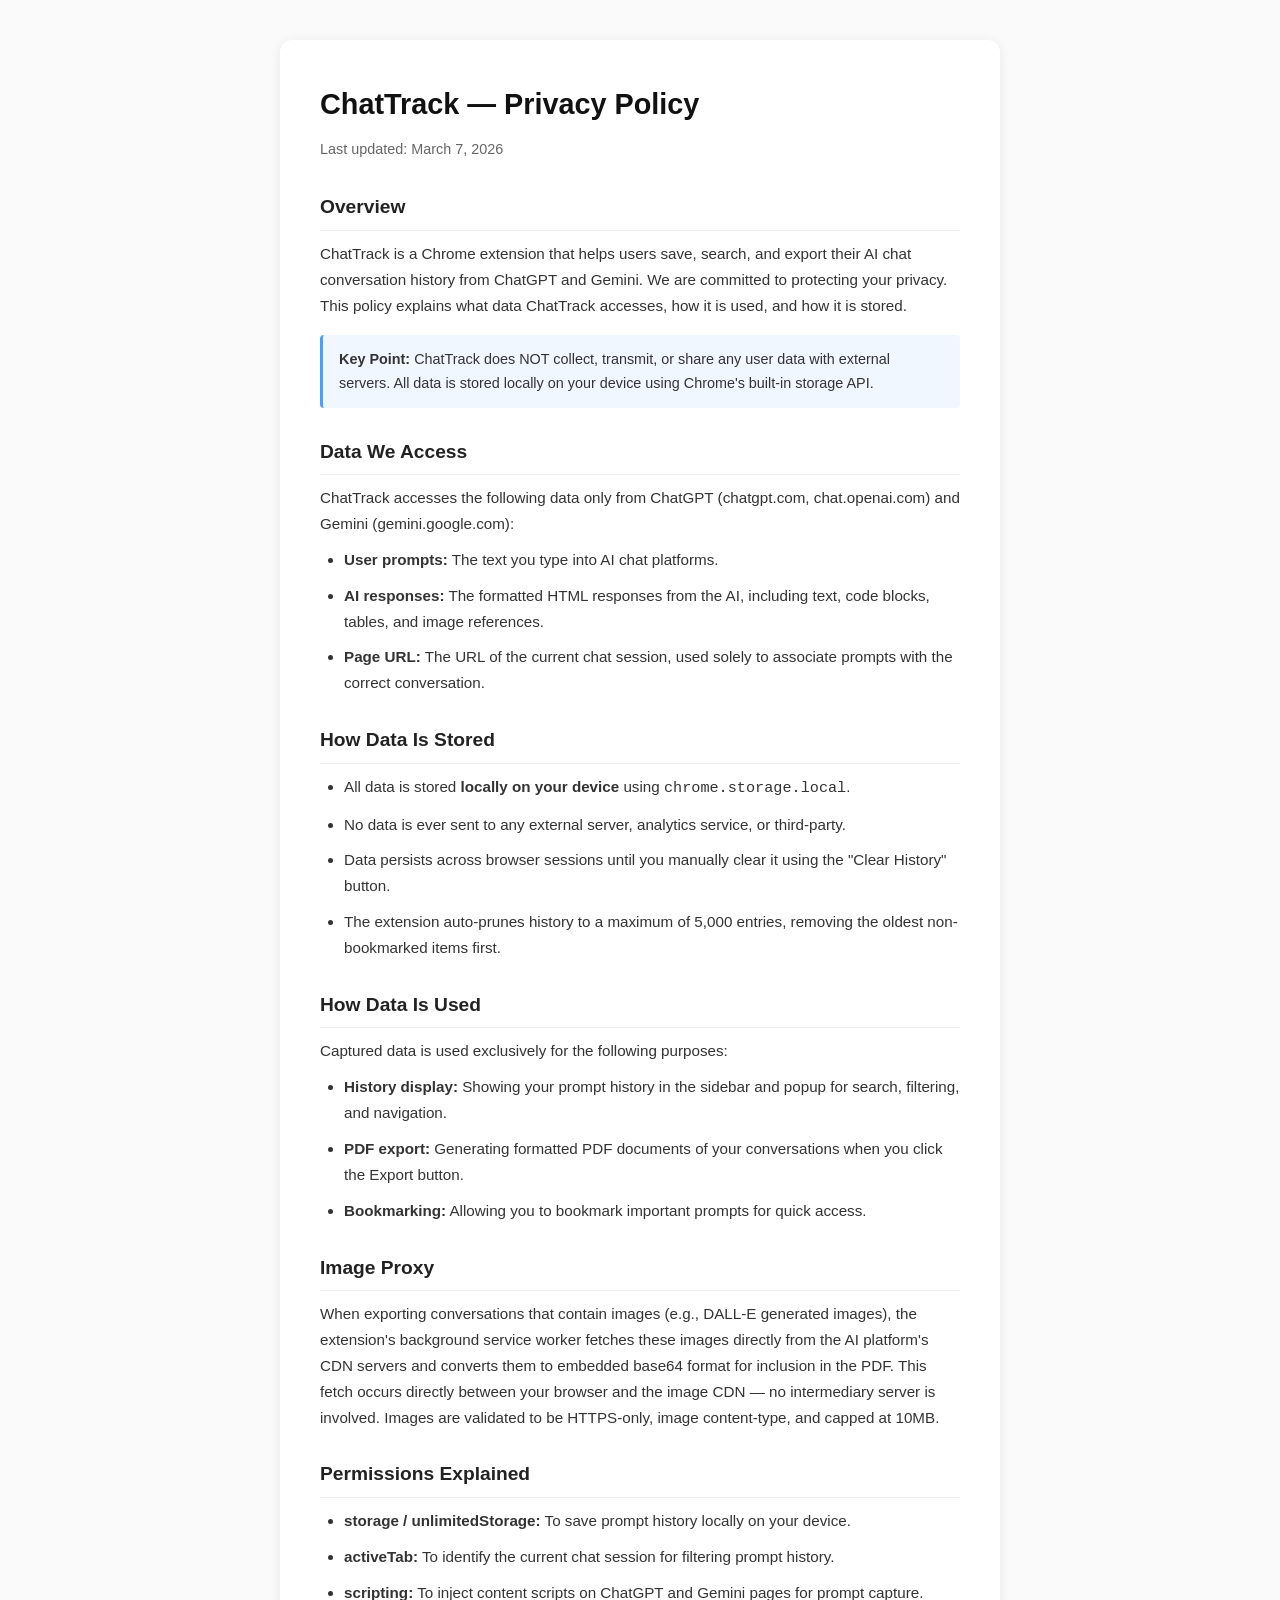
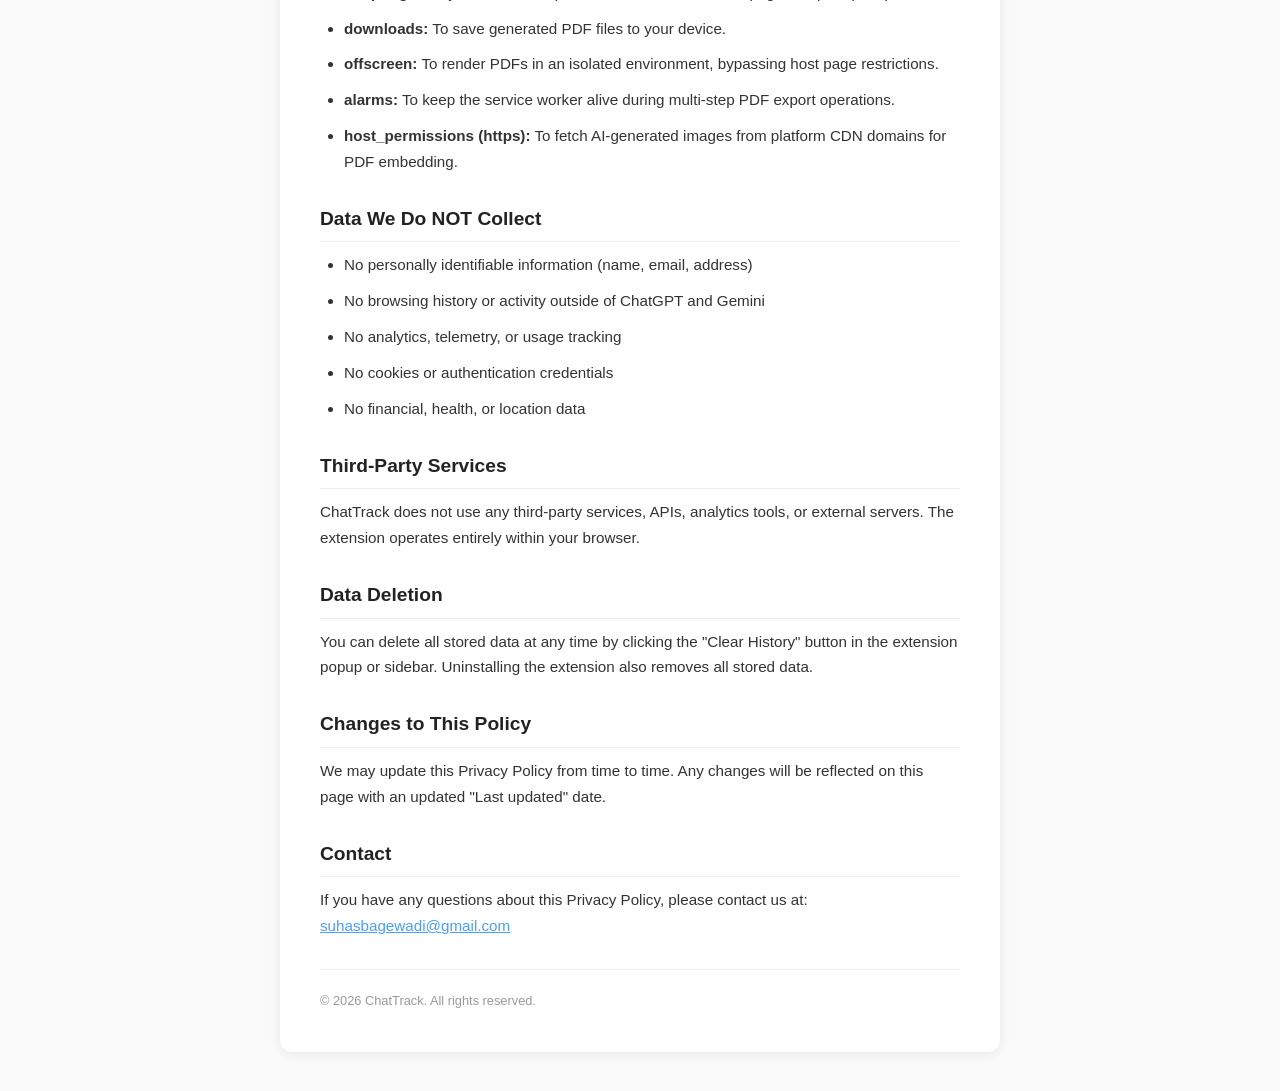
<file: index.html>
<!DOCTYPE html>
<html lang="en">
<head>
    <meta charset="UTF-8">
    <meta name="viewport" content="width=device-width, initial-scale=1.0">
    <title>ChatTrack - Privacy Policy</title>
    <style>
        * { margin: 0; padding: 0; box-sizing: border-box; }
        body {
            font-family: -apple-system, BlinkMacSystemFont, "Segoe UI", Roboto, sans-serif;
            line-height: 1.7; color: #333; background: #fafafa;
            padding: 40px 20px;
        }
        .container { max-width: 720px; margin: 0 auto; background: #fff; padding: 40px; border-radius: 12px; box-shadow: 0 2px 12px rgba(0,0,0,0.08); }
        h1 { font-size: 1.8rem; margin-bottom: 8px; color: #111; }
        .subtitle { color: #666; font-size: 0.9rem; margin-bottom: 30px; }
        h2 { font-size: 1.2rem; margin: 28px 0 10px; color: #222; border-bottom: 1px solid #eee; padding-bottom: 6px; }
        p, li { font-size: 0.95rem; margin-bottom: 10px; }
        ul { padding-left: 24px; margin-bottom: 16px; }
        .highlight { background: #f0f7ff; border-left: 3px solid #4a9eff; padding: 12px 16px; border-radius: 4px; margin: 16px 0; font-size: 0.9rem; }
        a { color: #4a9eff; }
        .footer { margin-top: 30px; padding-top: 20px; border-top: 1px solid #eee; font-size: 0.8rem; color: #999; }
    </style>
</head>
<body>
    <div class="container">
        <h1>ChatTrack — Privacy Policy</h1>
        <p class="subtitle">Last updated: March 7, 2026</p>

        <h2>Overview</h2>
        <p>ChatTrack is a Chrome extension that helps users save, search, and export their AI chat conversation history from ChatGPT and Gemini. We are committed to protecting your privacy. This policy explains what data ChatTrack accesses, how it is used, and how it is stored.</p>

        <div class="highlight">
            <strong>Key Point:</strong> ChatTrack does NOT collect, transmit, or share any user data with external servers. All data is stored locally on your device using Chrome's built-in storage API.
        </div>

        <h2>Data We Access</h2>
        <p>ChatTrack accesses the following data only from ChatGPT (chatgpt.com, chat.openai.com) and Gemini (gemini.google.com):</p>
        <ul>
            <li><strong>User prompts:</strong> The text you type into AI chat platforms.</li>
            <li><strong>AI responses:</strong> The formatted HTML responses from the AI, including text, code blocks, tables, and image references.</li>
            <li><strong>Page URL:</strong> The URL of the current chat session, used solely to associate prompts with the correct conversation.</li>
        </ul>

        <h2>How Data Is Stored</h2>
        <ul>
            <li>All data is stored <strong>locally on your device</strong> using <code>chrome.storage.local</code>.</li>
            <li>No data is ever sent to any external server, analytics service, or third-party.</li>
            <li>Data persists across browser sessions until you manually clear it using the "Clear History" button.</li>
            <li>The extension auto-prunes history to a maximum of 5,000 entries, removing the oldest non-bookmarked items first.</li>
        </ul>

        <h2>How Data Is Used</h2>
        <p>Captured data is used exclusively for the following purposes:</p>
        <ul>
            <li><strong>History display:</strong> Showing your prompt history in the sidebar and popup for search, filtering, and navigation.</li>
            <li><strong>PDF export:</strong> Generating formatted PDF documents of your conversations when you click the Export button.</li>
            <li><strong>Bookmarking:</strong> Allowing you to bookmark important prompts for quick access.</li>
        </ul>

        <h2>Image Proxy</h2>
        <p>When exporting conversations that contain images (e.g., DALL-E generated images), the extension's background service worker fetches these images directly from the AI platform's CDN servers and converts them to embedded base64 format for inclusion in the PDF. This fetch occurs directly between your browser and the image CDN — no intermediary server is involved. Images are validated to be HTTPS-only, image content-type, and capped at 10MB.</p>

        <h2>Permissions Explained</h2>
        <ul>
            <li><strong>storage / unlimitedStorage:</strong> To save prompt history locally on your device.</li>
            <li><strong>activeTab:</strong> To identify the current chat session for filtering prompt history.</li>
            <li><strong>scripting:</strong> To inject content scripts on ChatGPT and Gemini pages for prompt capture.</li>
            <li><strong>downloads:</strong> To save generated PDF files to your device.</li>
            <li><strong>offscreen:</strong> To render PDFs in an isolated environment, bypassing host page restrictions.</li>
            <li><strong>alarms:</strong> To keep the service worker alive during multi-step PDF export operations.</li>
            <li><strong>host_permissions (https):</strong> To fetch AI-generated images from platform CDN domains for PDF embedding.</li>
        </ul>

        <h2>Data We Do NOT Collect</h2>
        <ul>
            <li>No personally identifiable information (name, email, address)</li>
            <li>No browsing history or activity outside of ChatGPT and Gemini</li>
            <li>No analytics, telemetry, or usage tracking</li>
            <li>No cookies or authentication credentials</li>
            <li>No financial, health, or location data</li>
        </ul>

        <h2>Third-Party Services</h2>
        <p>ChatTrack does not use any third-party services, APIs, analytics tools, or external servers. The extension operates entirely within your browser.</p>

        <h2>Data Deletion</h2>
        <p>You can delete all stored data at any time by clicking the "Clear History" button in the extension popup or sidebar. Uninstalling the extension also removes all stored data.</p>

        <h2>Changes to This Policy</h2>
        <p>We may update this Privacy Policy from time to time. Any changes will be reflected on this page with an updated "Last updated" date.</p>

        <h2>Contact</h2>
        <p>If you have any questions about this Privacy Policy, please contact us at: <a href="mailto:suhasbagewadi@gmail.com">suhasbagewadi@gmail.com</a></p>

        <div class="footer">
            &copy; 2026 ChatTrack. All rights reserved.
        </div>
    </div>
</body>
</html>
</file>
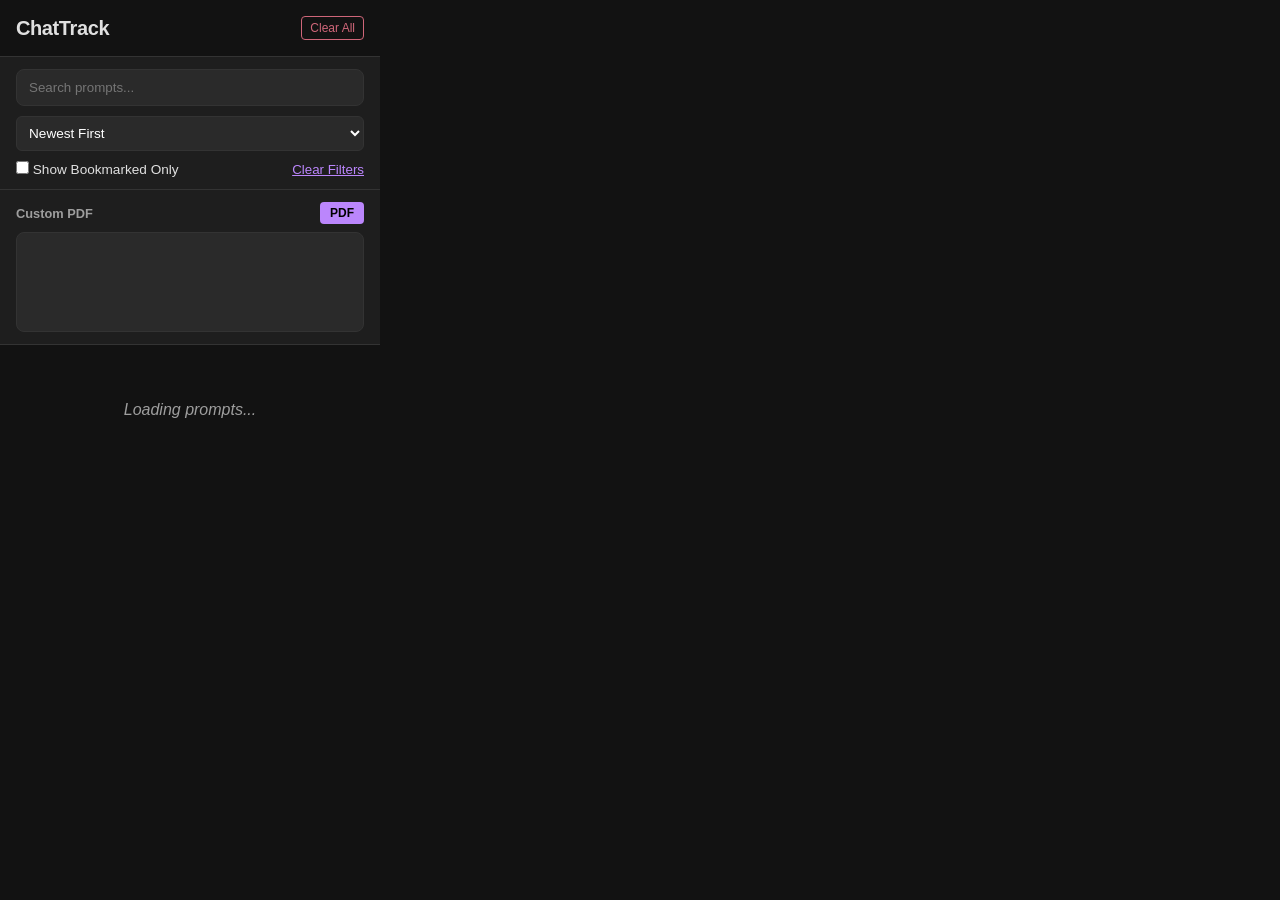
<file: popup.html>
<!DOCTYPE html>
<html lang="en">

<head>
    <meta charset="UTF-8">
    <meta name="viewport" content="width=device-width, initial-scale=1.0">
    <title>ChatTrack</title>
    <link rel="stylesheet" href="popup.css">
</head>

<body class="dark-theme">
    <header>
        <h1>ChatTrack</h1>
        <div class="header-actions">
            <!-- Performance mode removed due to ChatGPT conflicts -->
            <button id="clearAllBtn" class="btn-danger" title="Clear all history">Clear All</button>
        </div>
    </header>

    <div class="controls">
        <div class="search-box">
            <input type="text" id="searchInput" placeholder="Search prompts..." />
        </div>

        <div class="filter-row">
            <select id="sortOrder">
                <option value="newest">Newest First</option>
                <option value="oldest">Oldest First</option>
            </select>
        </div>

        <div class="toggle-row">
            <label class="checkbox-container">
                <input type="checkbox" id="bookmarkFilter">
                <span class="checkmark"></span>
                Show Bookmarked Only
            </label>
            <button id="clearFiltersBtn" class="btn-link">Clear Filters</button>
        </div>
    </div>

    <div class="composer-section">
        <div class="composer-header">
            <span>Custom PDF</span>
            <button id="exportPdf" title="Export current text to PDF" class="btn-icon">PDF</button>
        </div>
        <div id="composerInput" contenteditable="true" placeholder="Paste or type content here to export as PDF...">
        </div>
    </div>

    <main id="promptListContainer">
        <div id="promptList">
            <!-- Prompts will be rendered here -->
            <div class="loading-state">Loading prompts...</div>
        </div>
    </main>

    <!-- Confirmation Modal -->
    <div id="confirmModal" class="modal">
        <div class="modal-content">
            <p>Are you sure you want to clear all prompts? This cannot be undone.</p>
            <div class="modal-buttons">
                <button id="confirmClear" class="btn-danger">Yes, Clear All</button>
                <button id="cancelClear" class="btn-secondary">Cancel</button>
            </div>
        </div>
    </div>

    <script src="lib/html2pdf.bundle.min.js"></script>
    <script src="storage.js"></script>
    <script src="export.js"></script>
    <script src="popup.js"></script>
</body>

</html>
</file>
<file: popup.css>
:root {
    --bg-dark: #121212;
    --bg-card: #1e1e1e;
    --text-main: #e0e0e0;
    --text-dim: #9e9e9e;
    --accent: #bb86fc;
    --accent-hover: #9965f4;
    --danger: #cf6679;
    --border: #333;
    --card-shadow: 0 4px 6px rgba(0, 0, 0, 0.3);
}

* {
    box-sizing: border-box;
    margin: 0;
    padding: 0;
}

body {
    font-family: 'Inter', -apple-system, sans-serif;
    width: 380px;
    height: 500px;
    background-color: var(--bg-dark);
    color: var(--text-main);
    display: flex;
    flex-direction: column;
    overflow: hidden;
}

header {
    padding: 16px;
    display: flex;
    justify-content: space-between;
    align-items: center;
    border-bottom: 1px solid var(--border);
}

header h1 {
    font-size: 1.25rem;
    font-weight: 600;
    letter-spacing: -0.02em;
}

.header-actions {
    display: flex;
    gap: 8px;
}

.controls {
    padding: 12px 16px;
    background-color: var(--bg-card);
    border-bottom: 1px solid var(--border);
}

.search-box input {
    width: 100%;
    padding: 10px 12px;
    border-radius: 8px;
    border: 1px solid var(--border);
    background: #2a2a2a;
    color: white;
    margin-bottom: 10px;
}

.filter-row {
    display: flex;
    gap: 8px;
    margin-bottom: 10px;
}

.filter-row input,
.filter-row select {
    flex: 1;
    padding: 8px;
    border-radius: 6px;
    border: 1px solid var(--border);
    background: #2a2a2a;
    color: white;
    font-size: 0.85rem;
}

.toggle-row {
    display: flex;
    justify-content: space-between;
    align-items: center;
    font-size: 0.85rem;
}

.composer-section {
    padding: 12px 16px;
    background: var(--bg-card);
    border-bottom: 1px solid var(--border);
    display: flex;
    flex-direction: column;
    gap: 8px;
}

.composer-header {
    display: flex;
    justify-content: space-between;
    align-items: center;
    font-size: 0.8rem;
    font-weight: bold;
    color: var(--text-dim);
}

#composerInput {
    width: 100%;
    height: 100px;
    padding: 10px;
    border-radius: 8px;
    border: 1px solid var(--border);
    background: #2a2a2a;
    color: white;
    font-size: 0.9rem;
    outline: none;
    overflow-y: auto;
    white-space: pre-wrap;
    word-break: break-word;
}

#composerInput:empty:before {
    content: attr(placeholder);
    color: #555;
    pointer-events: none;
}

#composerInput:focus {
    border-color: var(--accent);
}

.btn-icon {
    background: var(--accent);
    color: black;
    border: none;
    padding: 4px 10px;
    border-radius: 4px;
    cursor: pointer;
    font-size: 0.75rem;
    font-weight: 600;
}

.export-actions {
    padding: 10px 16px;
    display: flex;
    gap: 10px;
}

.export-actions button {
    flex: 1;
    padding: 8px;
    border-radius: 6px;
    border: none;
    background: #333;
    color: white;
    cursor: pointer;
    font-weight: 500;
}

.export-actions button:hover {
    background: #444;
}

main {
    flex: 1;
    overflow-y: auto;
    padding: 16px;
}

#promptList {
    display: flex;
    flex-direction: column;
    gap: 12px;
}

.prompt-item {
    background-color: var(--bg-card);
    padding: 12px;
    border-radius: 12px;
    border: 1px solid var(--border);
    box-shadow: var(--card-shadow);
    transition: transform 0.1s ease;
    position: relative;
    cursor: pointer;
    /* Click to navigate */
}

.prompt-item:hover {
    transform: translateY(-2px);
    border-color: var(--accent);
}

.prompt-header {
    display: flex;
    justify-content: space-between;
    align-items: center;
    margin-bottom: 8px;
    font-size: 0.75rem;
    color: var(--text-dim);
}

.platform-tag {
    background: var(--accent);
    color: black;
    padding: 2px 6px;
    border-radius: 4px;
    font-weight: 700;
    font-size: 0.7rem;
    text-transform: uppercase;
}

.bookmark-icon.active {
    color: #f1c40f;
}

.prompt-text {
    font-size: 0.9rem;
    line-height: 1.4;
    white-space: pre-wrap;
    word-break: break-word;
    transition: max-height 0.3s ease;
}

.prompt-text.collapsed {
    max-height: 80px;
    overflow: hidden;
    mask-image: linear-gradient(to bottom, black 50%, transparent 100%);
    -webkit-mask-image: linear-gradient(to bottom, black 50%, transparent 100%);
}

.toggle-text-btn {
    color: var(--accent);
    font-size: 0.75rem;
    font-weight: bold;
    cursor: pointer;
    margin-top: 6px;
    display: inline-block;
    text-transform: uppercase;
    letter-spacing: 0.5px;
}

.toggle-text-btn:hover {
    text-decoration: underline;
}

.bookmark-icon {
    cursor: pointer;
    font-size: 1.1rem;
    color: #444;
}

.bookmark-icon.active {
    color: gold;
}

.export-btn {
    cursor: pointer;
    font-size: 0.75rem;
    font-weight: 600;
    background: #bb86fc;
    color: #000;
    padding: 4px 8px;
    border-radius: 4px;
    border: none;
    opacity: 0.9;
    transition: opacity 0.2s, background 0.2s;
}

.export-btn:hover {
    opacity: 1;
    background: #a370e0;
}

.has-answer-badge {
    font-size: 0.7rem;
    color: #4caf50;
    margin-top: 6px;
    font-weight: 500;
}

.prompt-images {
    display: flex;
    gap: 6px;
    overflow-x: auto;
    margin-top: 8px;
    padding-bottom: 4px;
}

.prompt-thumb {
    width: 60px;
    height: 60px;
    object-fit: cover;
    border-radius: 6px;
    border: 1px solid var(--border);
    background: #2a2a2a;
    flex-shrink: 0;
}

.btn-danger {
    background-color: transparent;
    color: var(--danger);
    border: 1px solid var(--danger);
    padding: 4px 8px;
    border-radius: 4px;
    cursor: pointer;
    font-size: 0.75rem;
}

.btn-danger:hover {
    background-color: var(--danger);
    color: white;
}

.btn-primary {
    background-color: var(--accent);
    color: black;
    border: none;
    padding: 4px 10px;
    border-radius: 4px;
    cursor: pointer;
    font-size: 0.75rem;
    font-weight: 600;
    transition: background-color 0.2s;
}

.btn-primary:hover {
    background-color: var(--accent-hover);
}

#perfModeBtn.perf-on {
    background-color: #2e7d32;
    color: white;
}

#perfModeBtn.perf-on:hover {
    background-color: #388e3c;
}

.loading-state,
.empty-state {
    text-align: center;
    padding: 40px 20px;
    color: var(--text-dim);
    font-style: italic;
}

/* Modal Styling */
.modal {
    display: none;
    position: fixed;
    z-index: 1000;
    left: 0;
    top: 0;
    width: 100%;
    height: 100%;
    background-color: rgba(0, 0, 0, 0.8);
}

.modal-content {
    background-color: var(--bg-card);
    margin: 40% auto;
    padding: 20px;
    border: 1px solid var(--border);
    border-radius: 12px;
    width: 80%;
    text-align: center;
}

.modal-buttons {
    margin-top: 20px;
    display: flex;
    gap: 10px;
    justify-content: center;
}



.btn-secondary {
    padding: 8px 16px;
    border-radius: 6px;
    border: 1px solid var(--border);
    background: transparent;
    color: white;
    cursor: pointer;
}

.btn-link {
    background: none;
    border: none;
    color: var(--accent);
    text-decoration: underline;
    cursor: pointer;
}
</file>
